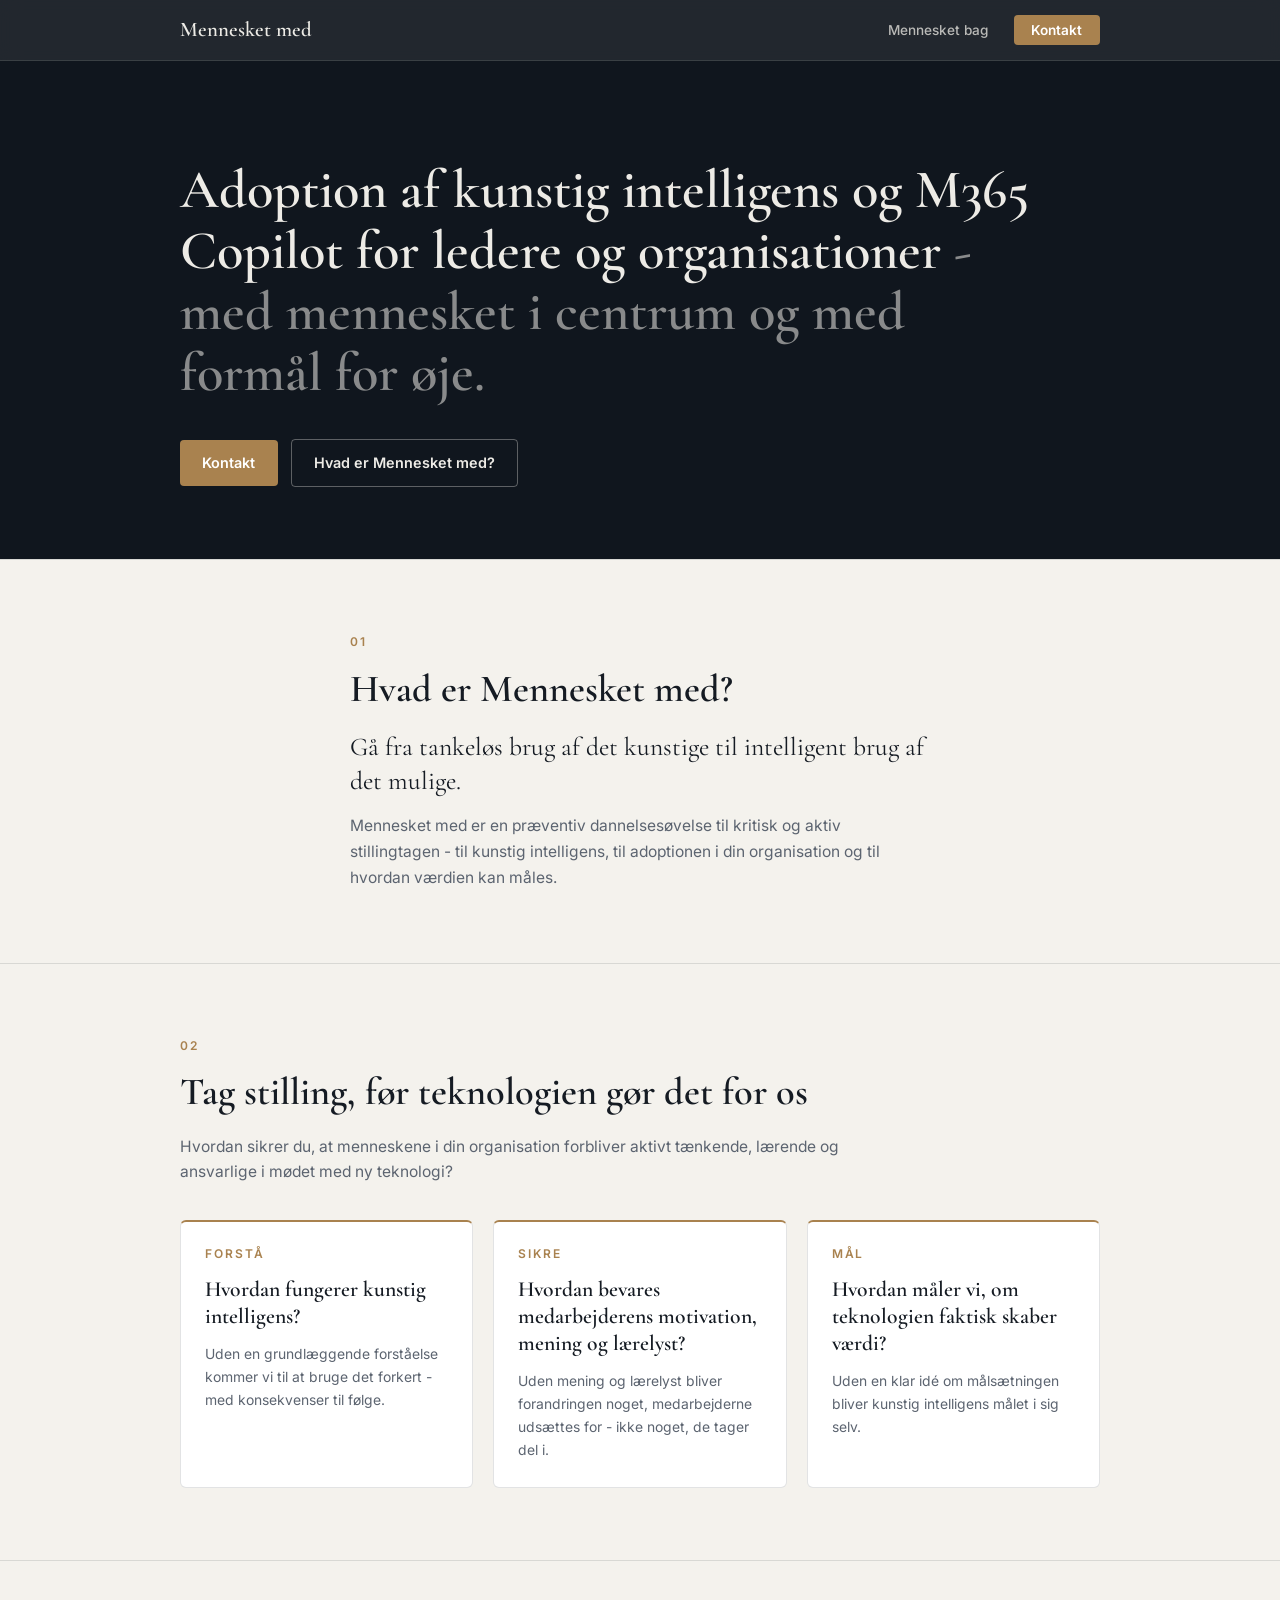
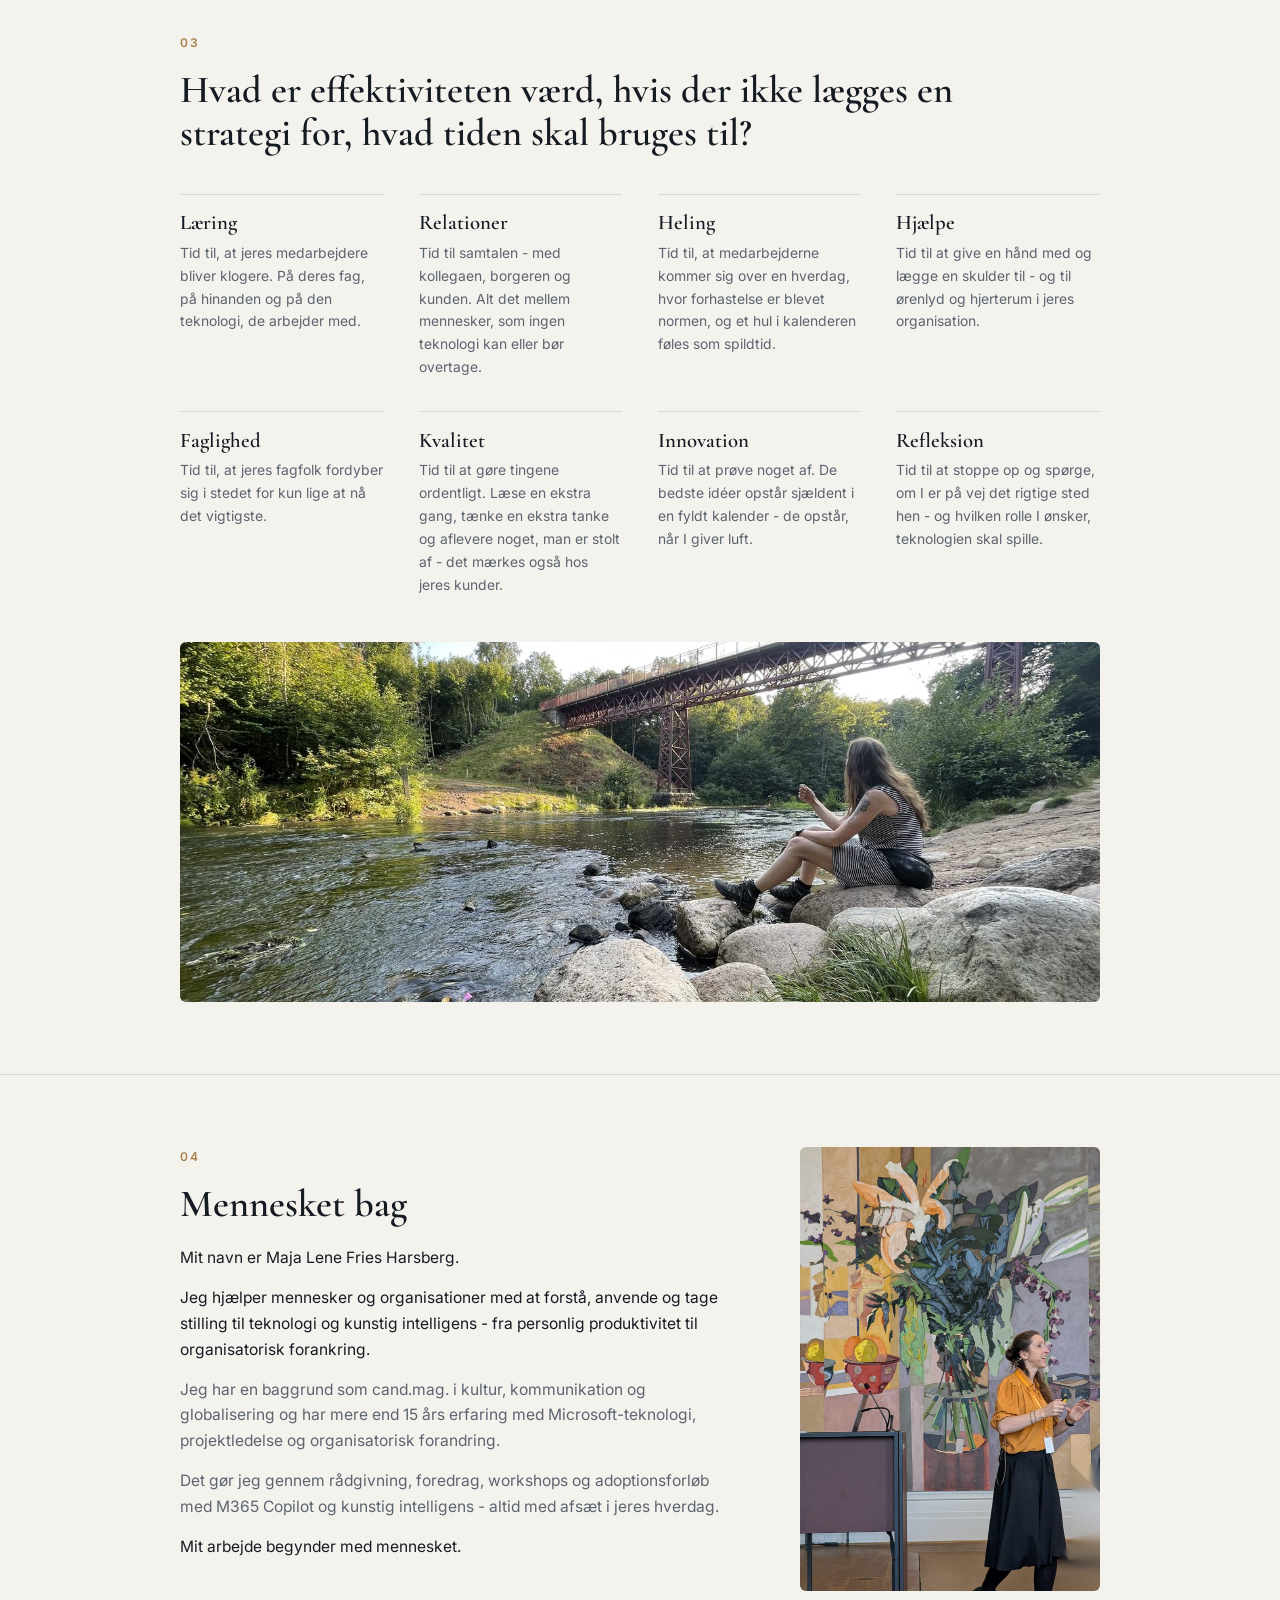
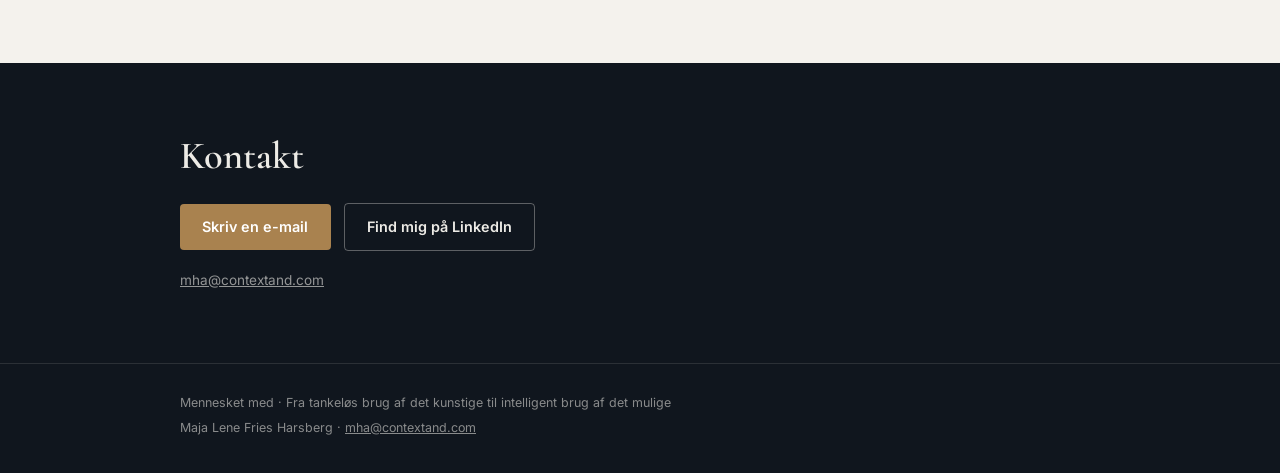
<file: index.html>
<!DOCTYPE html>
<html lang="da">
<head>
<meta charset="UTF-8">
<meta name="viewport" content="width=device-width, initial-scale=1.0">
<title>Mennesket med - Adoption af kunstig intelligens og M365 Copilot</title>
<meta name="description" content="Adoption af kunstig intelligens og M365 Copilot for ledere og organisationer - fra personlig produktivitet til organisatorisk forandring og forankring. Med mennesket i centrum.">
<meta property="og:title" content="Mennesket med - Adoption af kunstig intelligens og M365 Copilot">
<meta property="og:description" content="Fra tankeløs brug af det kunstige til intelligent brug af det mulige. Mennesket med er en præventiv dannelsesøvelse til kritisk og aktiv stillingtagen.">
<meta property="og:type" content="website">
<link rel="preconnect" href="https://fonts.googleapis.com">
<link rel="preconnect" href="https://fonts.gstatic.com" crossorigin>
<link href="https://fonts.googleapis.com/css2?family=Cormorant+Garamond:wght@500;600&family=Inter:wght@400;500;600&display=swap" rel="stylesheet">
<style>
  :root {
    --bg: #F4F2ED;
    --ink: #151B23;
    --moerk: #10161E;
    --moerk-tekst: #EDEBE6;
    --mut: #5C6470;
    --messing: #A9824F;
    --linje: rgba(21, 27, 35, 0.12);
    --serif: "Cormorant Garamond", Georgia, serif;
    --sans: "Inter", -apple-system, "Segoe UI", sans-serif;
  }

  * { margin: 0; padding: 0; box-sizing: border-box; }

  html { scroll-behavior: smooth; }
  @media (prefers-reduced-motion: reduce) {
    html { scroll-behavior: auto; }
  }

  body {
    background: var(--bg);
    color: var(--ink);
    font-family: var(--sans);
    font-size: 0.975rem;
    line-height: 1.65;
    -webkit-font-smoothing: antialiased;
  }

  h1, h2 { font-family: var(--serif); font-weight: 600; line-height: 1.12; letter-spacing: 0; }
  h3 { font-weight: 600; line-height: 1.3; }

  a { color: var(--ink); }
  a:focus-visible, button:focus-visible {
    outline: 2px solid var(--messing);
    outline-offset: 3px;
  }

  .skip-link {
    position: absolute;
    left: -999px;
    top: 0;
    background: var(--ink);
    color: #fff;
    padding: 0.6rem 1rem;
    z-index: 100;
  }
  .skip-link:focus { left: 0; }

  .wrap {
    max-width: 1000px;
    margin: 0 auto;
    padding: 0 clamp(1.25rem, 5vw, 2.5rem);
  }
  .narrow { max-width: 660px; }

  /* ---------- Navigation ---------- */
  header.site {
    position: sticky;
    top: 0;
    background: rgba(16, 22, 30, 0.92);
    backdrop-filter: blur(10px);
    border-bottom: 1px solid rgba(237, 235, 230, 0.12);
    z-index: 50;
  }
  .nav {
    display: flex;
    align-items: center;
    justify-content: space-between;
    padding: 0.8rem clamp(1.25rem, 5vw, 2.5rem);
    max-width: 1000px;
    margin: 0 auto;
  }
  .brand {
    font-family: var(--serif);
    font-size: 1.3rem;
    font-weight: 600;
    color: var(--moerk-tekst);
    text-decoration: none;
  }
  .nav ul {
    display: flex;
    align-items: center;
    gap: 1.6rem;
    list-style: none;
  }
  .nav ul a {
    font-size: 0.85rem;
    font-weight: 500;
    color: rgba(237, 235, 230, 0.75);
    text-decoration: none;
  }
  .nav ul a:hover { color: var(--moerk-tekst); }
  .nav ul a.nav-cta {
    background: var(--messing);
    color: #fff;
    padding: 0.45rem 1.1rem;
    border-radius: 4px;
    font-weight: 600;
  }
  .nav ul a.nav-cta:hover { background: #97713F; color: #fff; }

  /* ---------- Hero (mørk) ---------- */
  .hero {
    background: var(--moerk);
    color: var(--moerk-tekst);
    padding: clamp(4.5rem, 11vh, 7.5rem) 0 clamp(3.5rem, 8vh, 5.5rem);
  }
  .hero h1 {
    font-size: clamp(2.1rem, 5vw, 3.4rem);
    max-width: 860px;
  }
  .hero h1 .dim { color: rgba(237, 235, 230, 0.55); }
  .hero .cta-row { margin-top: 2.2rem; }

  .cta-row { display: flex; flex-wrap: wrap; align-items: center; gap: 0.8rem; }
  .btn {
    display: inline-block;
    padding: 0.7rem 1.4rem;
    border-radius: 4px;
    font-weight: 600;
    font-size: 0.9rem;
    text-decoration: none;
  }
  .hero .btn-primary { background: var(--messing); color: #fff; }
  .hero .btn-primary:hover { background: #97713F; }
  .hero .btn-secondary { border: 1px solid rgba(237, 235, 230, 0.35); color: var(--moerk-tekst); }
  .hero .btn-secondary:hover { border-color: var(--moerk-tekst); }

  /* ---------- Sektioner ---------- */
  section { padding: clamp(3.2rem, 8vh, 5rem) 0; }
  section + section { border-top: 1px solid var(--linje); }
  .num {
    display: block;
    font-size: 0.75rem;
    font-weight: 600;
    letter-spacing: 0.16em;
    color: var(--messing);
    margin-bottom: 1rem;
  }
  section h2 {
    font-size: clamp(1.7rem, 3.6vw, 2.4rem);
    margin-bottom: 1.2rem;
    max-width: 820px;
  }
  section p + p { margin-top: 0.9rem; }
  p.mut { color: var(--mut); }
  .stor {
    font-family: var(--serif);
    font-size: clamp(1.25rem, 2.4vw, 1.6rem);
    line-height: 1.35;
  }

  /* Tre grupper */
  .sp-grid {
    display: grid;
    grid-template-columns: repeat(3, 1fr);
    gap: 1.25rem;
    margin-top: 2.2rem;
  }
  .sp-gruppe {
    background: #fff;
    border: 1px solid var(--linje);
    border-top: 2px solid var(--messing);
    border-radius: 6px;
    padding: 1.5rem 1.5rem 1.6rem;
  }
  .sp-gruppe h3 {
    font-size: 0.75rem;
    font-weight: 600;
    letter-spacing: 0.16em;
    text-transform: uppercase;
    color: var(--messing);
    margin-bottom: 0.9rem;
  }
  .sp-gruppe .sp-q {
    font-family: var(--serif);
    font-size: 1.35rem;
    font-weight: 600;
    line-height: 1.25;
  }
  .sp-gruppe .sp-note {
    font-size: 0.87rem;
    color: var(--mut);
    margin-top: 0.8rem;
  }
  @media (max-width: 820px) { .sp-grid { grid-template-columns: 1fr; } }

  /* Tiden */
  .tid-temaer {
    display: grid;
    grid-template-columns: repeat(4, 1fr);
    gap: 2rem 2.2rem;
    margin-top: 2.4rem;
  }
  .tid-temaer h3 {
    font-family: var(--serif);
    font-size: 1.3rem;
    margin-bottom: 0.35rem;
    padding-top: 0.9rem;
    border-top: 1px solid var(--linje);
  }
  .tid-temaer p { font-size: 0.87rem; color: var(--mut); }
  @media (max-width: 920px) { .tid-temaer { grid-template-columns: repeat(2, 1fr); } }
  @media (max-width: 560px) { .tid-temaer { grid-template-columns: 1fr; } }

  /* Billeder */
  .foto img {
    display: block;
    width: 100%;
    height: auto;
    border-radius: 6px;
  }
  .foto-fuld { margin-top: 2.8rem; }
  .foto-fuld img {
    height: clamp(240px, 40vh, 400px);
    object-fit: cover;
  }

  /* Mennesket bag */
  .om-grid {
    display: grid;
    grid-template-columns: 1fr 300px;
    gap: 3.5rem;
    align-items: start;
  }
  .om-grid .foto { margin: 0; }
  @media (max-width: 760px) {
    .om-grid { grid-template-columns: 1fr; }
    .om-grid .foto { max-width: 360px; }
  }

  /* Kontakt (mørk) */
  .kontakt {
    background: var(--moerk);
    color: var(--moerk-tekst);
    border-top: none !important;
  }
  .kontakt h2 { color: var(--moerk-tekst); }
  .kontakt .cta-row { margin-top: 1.6rem; }
  .kontakt .btn-primary { background: var(--messing); color: #fff; }
  .kontakt .btn-primary:hover { background: #97713F; }
  .kontakt .btn-secondary { border: 1px solid rgba(237, 235, 230, 0.35); color: var(--moerk-tekst); }
  .kontakt .btn-secondary:hover { border-color: var(--moerk-tekst); }
  .kontakt .mail-note {
    margin-top: 1.1rem;
    font-size: 0.85rem;
    color: rgba(237, 235, 230, 0.6);
  }
  .kontakt .mail-note a { color: rgba(237, 235, 230, 0.6); }

  footer {
    background: var(--moerk);
    color: rgba(237, 235, 230, 0.55);
    border-top: 1px solid rgba(237, 235, 230, 0.12);
    padding: 1.8rem 0 2.2rem;
    font-size: 0.78rem;
  }
  footer p + p { margin-top: 0.25rem; }
  footer a { color: rgba(237, 235, 230, 0.55); }
</style>
</head>
<body>
<a class="skip-link" href="#main">Spring til indhold</a>

<header class="site">
  <nav class="nav" aria-label="Hovedmenu">
    <a class="brand" href="#top">Mennesket med</a>
    <ul id="menu">
      <li><a href="#om">Mennesket bag</a></li>
      <li><a class="nav-cta" href="#kontakt">Kontakt</a></li>
    </ul>
  </nav>
</header>

<main id="main">

  <!-- Hero -->
  <section class="hero" id="top">
    <div class="wrap">
      <h1>Adoption af kunstig intelligens og M365 Copilot for ledere og organisationer <span class="dim">- med mennesket i centrum og med formål for øje.</span></h1>
      <div class="cta-row">
        <a class="btn btn-primary" href="#kontakt">Kontakt</a>
        <a class="btn btn-secondary" href="#koncept">Hvad er Mennesket med?</a>
      </div>
    </div>
  </section>

  <!-- Hvad er Mennesket med? -->
  <section id="koncept">
    <div class="wrap narrow">
      <span class="num">01</span>
      <h2>Hvad er Mennesket med?</h2>
      <p class="stor">Gå fra tankeløs brug af det kunstige til intelligent brug af det mulige.</p>
      <p class="mut">Mennesket med er en præventiv dannelsesøvelse til kritisk og aktiv stillingtagen - til kunstig intelligens, til adoptionen i din organisation og til hvordan værdien kan måles.</p>
    </div>
  </section>

  <!-- Tag stilling -->
  <section id="udfordringen">
    <div class="wrap">
      <span class="num">02</span>
      <h2>Tag stilling, før teknologien gør det for os</h2>
      <p class="mut narrow">Hvordan sikrer du, at menneskene i din organisation forbliver aktivt tænkende, lærende og ansvarlige i mødet med ny teknologi?</p>
      <div class="sp-grid">
        <div class="sp-gruppe">
          <h3>Forstå</h3>
          <p class="sp-q">Hvordan fungerer kunstig intelligens?</p>
          <p class="sp-note">Uden en grundlæggende forståelse kommer vi til at bruge det forkert - med konsekvenser til følge.</p>
        </div>
        <div class="sp-gruppe">
          <h3>Sikre</h3>
          <p class="sp-q">Hvordan bevares medarbejderens motivation, mening og lærelyst?</p>
          <p class="sp-note">Uden mening og lærelyst bliver forandringen noget, medarbejderne udsættes for - ikke noget, de tager del i.</p>
        </div>
        <div class="sp-gruppe">
          <h3>Mål</h3>
          <p class="sp-q">Hvordan måler vi, om teknologien faktisk skaber værdi?</p>
          <p class="sp-note">Uden en klar idé om målsætningen bliver kunstig intelligens målet i sig selv.</p>
        </div>
      </div>
    </div>
  </section>

  <!-- Tiden -->
  <section id="tiden">
    <div class="wrap">
      <span class="num">03</span>
      <h2>Hvad er effektiviteten værd, hvis der ikke lægges en strategi for, hvad tiden skal bruges til?</h2>
      <div class="tid-temaer">
        <div>
          <h3>Læring</h3>
          <p>Tid til, at jeres medarbejdere bliver klogere. På deres fag, på hinanden og på den teknologi, de arbejder med.</p>
        </div>
        <div>
          <h3>Relationer</h3>
          <p>Tid til samtalen - med kollegaen, borgeren og kunden. Alt det mellem mennesker, som ingen teknologi kan eller bør overtage.</p>
        </div>
        <div>
          <h3>Heling</h3>
          <p>Tid til, at medarbejderne kommer sig over en hverdag, hvor forhastelse er blevet normen, og et hul i kalenderen føles som spildtid.</p>
        </div>
        <div>
          <h3>Hjælpe</h3>
          <p>Tid til at give en hånd med og lægge en skulder til - og til ørenlyd og hjerterum i jeres organisation.</p>
        </div>
        <div>
          <h3>Faglighed</h3>
          <p>Tid til, at jeres fagfolk fordyber sig i stedet for kun lige at nå det vigtigste.</p>
        </div>
        <div>
          <h3>Kvalitet</h3>
          <p>Tid til at gøre tingene ordentligt. Læse en ekstra gang, tænke en ekstra tanke og aflevere noget, man er stolt af - det mærkes også hos jeres kunder.</p>
        </div>
        <div>
          <h3>Innovation</h3>
          <p>Tid til at prøve noget af. De bedste idéer opstår sjældent i en fyldt kalender - de opstår, når I giver luft.</p>
        </div>
        <div>
          <h3>Refleksion</h3>
          <p>Tid til at stoppe op og spørge, om I er på vej det rigtige sted hen - og hvilken rolle I ønsker, teknologien skal spille.</p>
        </div>
      </div>
      <figure class="foto foto-fuld">
        <img src="refleksion-ved-aaen.jpg" alt="Et menneske sidder i eftertanke på store sten ved en å, med en gammel jernbanebro i baggrunden" width="1400" height="1050" loading="lazy">
      </figure>
    </div>
  </section>

  <!-- Mennesket bag -->
  <section id="om">
    <div class="wrap">
      <div class="om-grid">
        <div>
          <span class="num">04</span>
          <h2>Mennesket bag</h2>
          <p>Mit navn er Maja Lene Fries Harsberg.</p>
          <p>Jeg hjælper mennesker og organisationer med at forstå, anvende og tage stilling til teknologi og kunstig intelligens - fra personlig produktivitet til organisatorisk forankring.</p>
          <p class="mut">Jeg har en baggrund som cand.mag. i kultur, kommunikation og globalisering og har mere end 15 års erfaring med Microsoft-teknologi, projektledelse og organisatorisk forandring.</p>
          <p class="mut">Det gør jeg gennem rådgivning, foredrag, workshops og adoptionsforløb med M365 Copilot og kunstig intelligens - altid med afsæt i jeres hverdag.</p>
          <p>Mit arbejde begynder med mennesket.</p>
        </div>
        <figure class="foto">
          <img src="maja-foredrag.jpg" alt="Maja holder foredrag foran et stort farverigt vægmaleri" width="1200" height="1774" loading="lazy">
        </figure>
      </div>
    </div>
  </section>

  <!-- Kontakt -->
  <section class="kontakt" id="kontakt">
    <div class="wrap">
      <h2>Kontakt</h2>
      <div class="cta-row">
        <a class="btn btn-primary" href="mailto:mha@contextand.com">Skriv en e-mail</a>
        <a class="btn btn-secondary" href="https://www.linkedin.com/in/maja-harsberg/">Find mig på LinkedIn</a>
      </div>
      <p class="mail-note"><a href="mailto:mha@contextand.com">mha@contextand.com</a></p>
    </div>
  </section>

</main>

<footer>
  <div class="wrap">
    <p>Mennesket med · Fra tankeløs brug af det kunstige til intelligent brug af det mulige</p>
    <p>Maja Lene Fries Harsberg · <a href="mailto:mha@contextand.com">mha@contextand.com</a></p>
  </div>
</footer>

</body>
</html>
</file>
